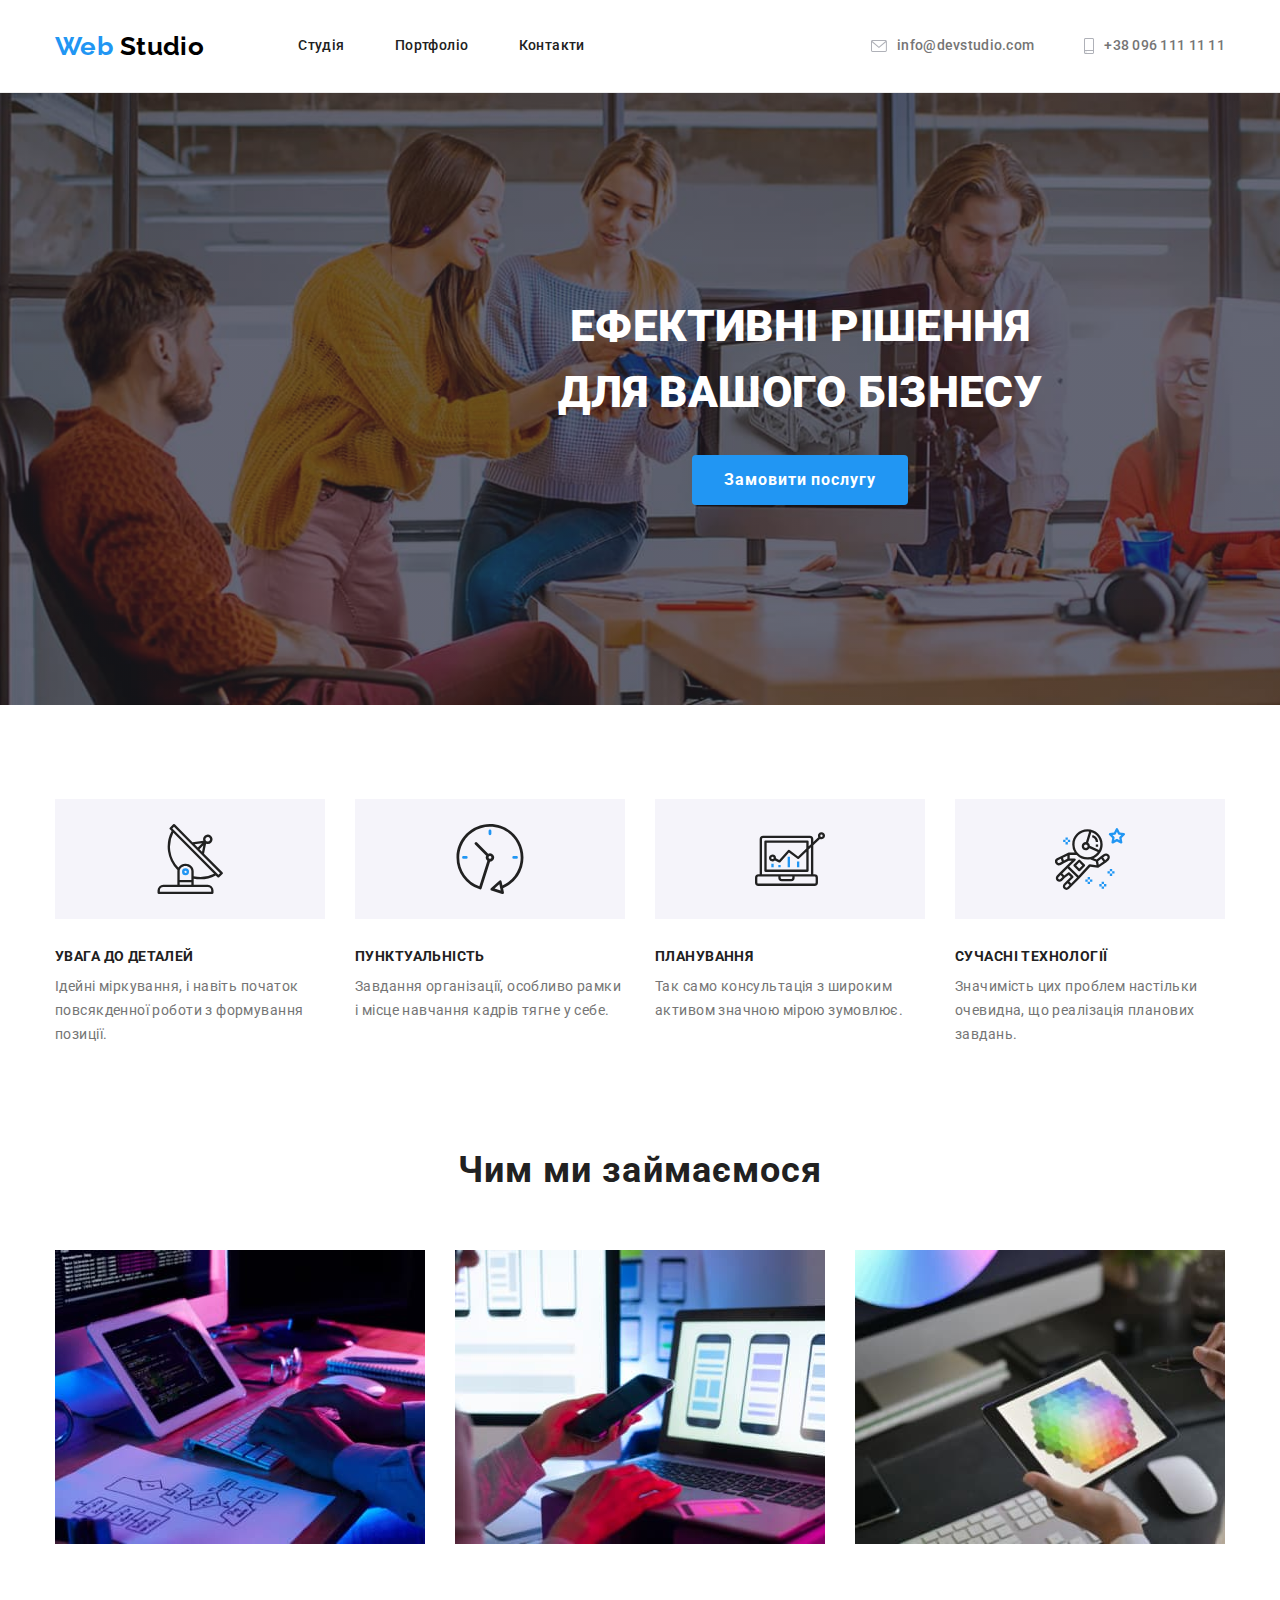
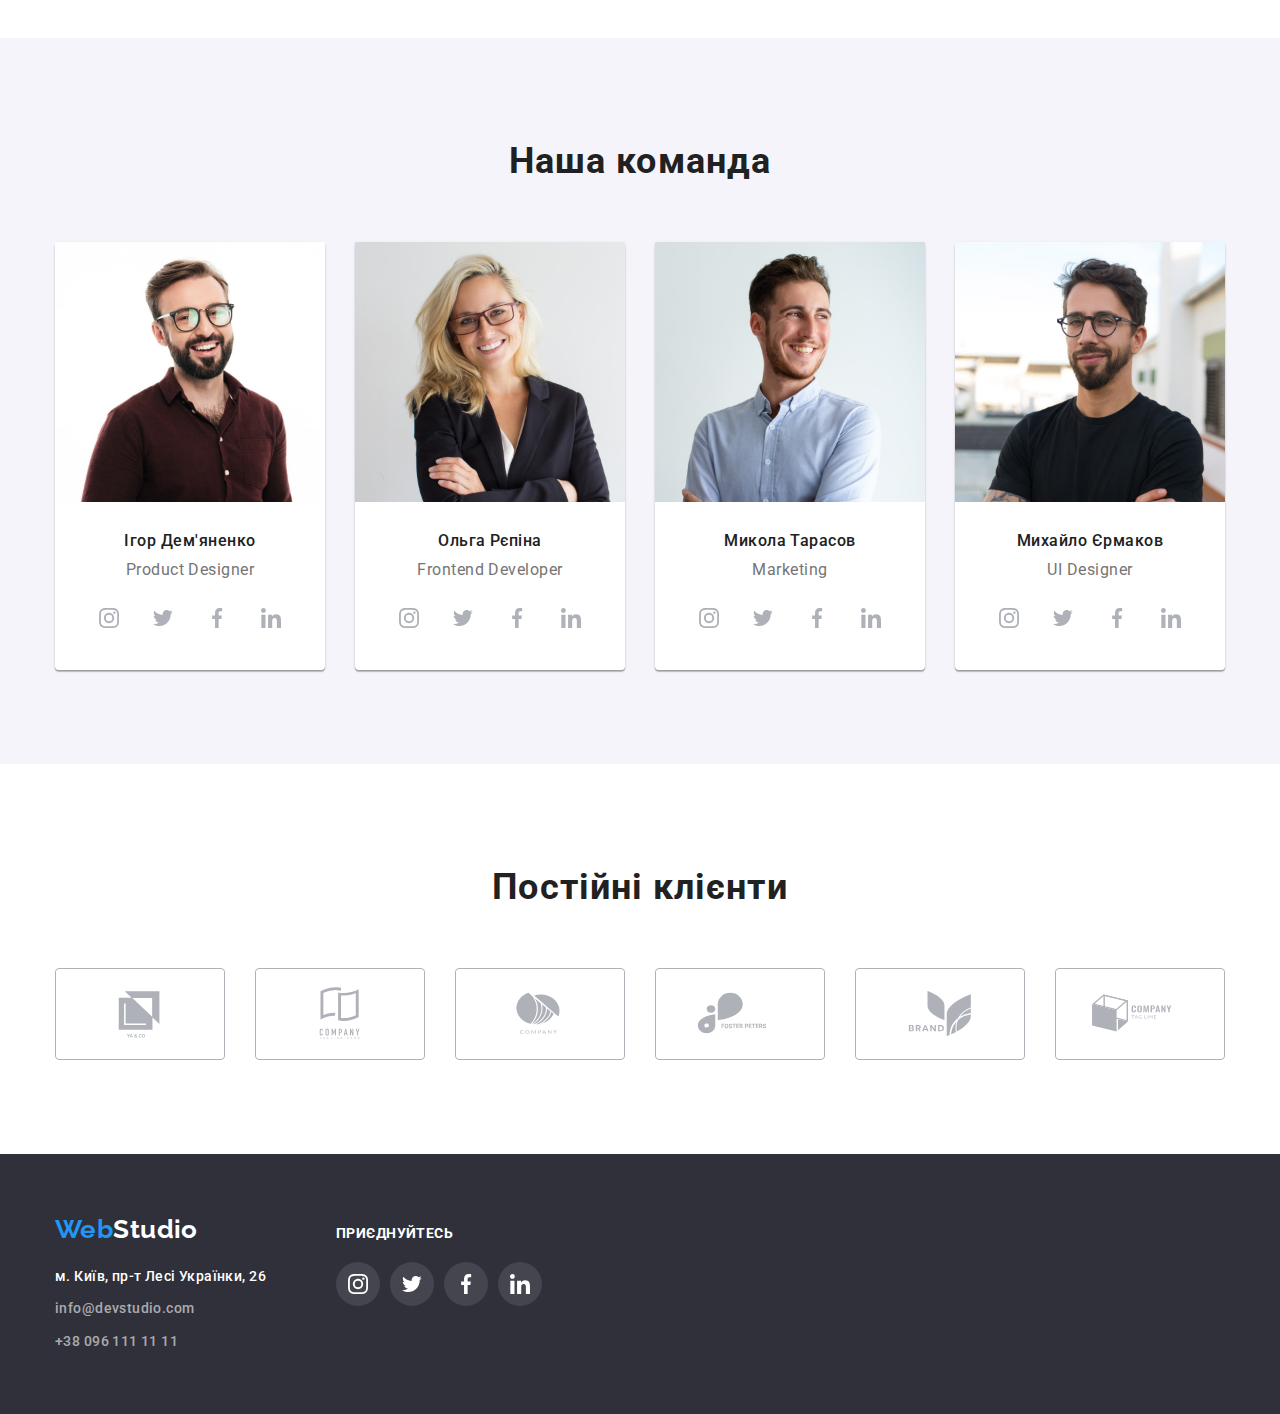
<file: index.html>
<!DOCTYPE html>
<html lang="uk">
  <head>
    <meta charset="UTF-8" />
    <meta http-equiv="X-UA-Compatible" content="IE=edge" />
    <meta name="viewport" content="width=device-width, initial-scale=1.0" />
    <title>webstudio</title>
    <link
      rel="stylesheet"
      href="https://cdn.jsdelivr.net/npm/modern-normalize@1.1.0/modern-normalize.min.css"
    />
    <link rel="stylesheet" href="./CSS/style.css" />
    <link rel="preconnect" href="https://fonts.googleapis.com" />
    <link rel="preconnect" href="https://fonts.gstatic.com" crossorigin />
    <link
      href="https://fonts.googleapis.com/css2?family=Montserrat:wght@400;700&family=Raleway:wght@700&family=Roboto:wght@400;500;700;900&display=swap"
      rel="stylesheet"
    />
  </head>
  <body>
    <header class="page-header border-header">
      <div class="container page-header-container">
        <a class="link logo-site" href="index.html"
          ><span class="logo-first-color">Web</span> Studio</a
        >
        <nav class="header-links">
          <ul class="site-nav list">
            <li class="item"><a class="link" href="./index.html">Студія</a></li>
            <li class="item">
              <a class="link" href="./portfolio.html">Портфоліо</a>
            </li>
            <li class="item"><a class="link" href="">Контакти</a></li>
          </ul>
        </nav>
        <ul class="list header-nav">
          <li class="">
            <a class="link navigation navig" href="mailto:info@devstudio.com"
              ><svg class="nav-icon" width="16" height="12">
                <use href="./images/sprite.svg#icon-envelope"></use></svg
              >info@devstudio.com</a
            >
          </li>
          <li class="">
            <a class="link navigation navig" href="tel:+380961111111"
              ><svg class="nav-icon" width="10" height="16">
                <use href="./images/sprite.svg#icon-smartphone"></use></svg
              >+38 096 111 11 11</a
            >
          </li>
        </ul>
      </div>
    </header>
    <main>
      <section class="section main-theme">
        <div class="container hero">
          <h1 class="first-title">
            Ефективні рішення<br />
            для вашого бізнесу
          </h1>
          <button class="button" type="button">Замовити послугу</button>
        </div>
      </section>
      <section class="section">
        <div class="container">
          <h2 class="visually-hidden">Наші переваги</h2>
          <ul class="list benefits">
            <li class="benefits-card">
              <div class="benefit-box">
                <svg class="" height="70" width="70">
                  <use href="./images/sprite.svg#icon-antenna"></use>
                </svg>
              </div>
              <h3 class="title-third-row">Увага до деталей</h3>
              <p>
                Ідейні міркування, і навіть початок повсякденної роботи з
                формування позиції.
              </p>
            </li>
            <li class="benefits-card">
              <div class="benefit-box">
                <svg class="" height="70" width="70">
                  <use href="./images/sprite.svg#icon-clock"></use>
                </svg>
              </div>
              <h3 class="title-third-row">Пунктуальність</h3>
              <p>
                Завдання організації, особливо рамки і місце навчання кадрів
                тягне у себе.
              </p>
            </li>
            <li class="benefits-card">
              <div class="benefit-box">
                <svg class="" height="70" width="70">
                  <use href="./images/sprite.svg#icon-diagram"></use>
                </svg>
              </div>
              <h3 class="title-third-row">Планування</h3>
              <p>
                Так само консультація з широким активом значною мірою зумовлює.
              </p>
            </li>
            <li class="benefits-card">
              <div class="benefit-box">
                <svg class="" height="70" width="70">
                  <use href="./images/sprite.svg#icon-astronaut"></use>
                </svg>
              </div>
              <h3 class="title-third-row">Сучасні технології</h3>
              <p>
                Значимість цих проблем настільки очевидна, що реалізація
                планових завдань.
              </p>
            </li>
          </ul>
        </div>
      </section>
      <section class="section about">
        <div class="container">
          <h2 class="title-second-row">Чим ми займаємося</h2>
          <ul class="list engaged">
            <li class="engaged-element">
              <img
                src="./images/box-1.jpg"
                alt="writing code"
                width="370"
                height="294"
              />
            </li>
            <li class="engaged-element">
              <img
                src="./images/box-2.jpg"
                alt="adaptation for gadgets"
                width="370"
                height="294"
              />
            </li>
            <li class="engaged-element">
              <img
                src="./images/box-3.jpg"
                alt="choice of color theme"
                width="370"
                height="294"
              />
            </li>
          </ul>
        </div>
      </section>
      <section class="section third-section">
        <div class="container">
          <h2 class="title-second-row">Наша команда</h2>
          <ul class="members list">
            <li class="member-card element">
              <img
                src="./images/ihor.jpg"
                alt="ihor_denyanenko"
                width="270"
                height="260"
              />
              <div class="description-member">
                <h3 class="name-members-list">Ігор Дем'яненко</h3>
                <p class="professions-list" lang="en">Product Designer</p>
                <ul class="social-list">
                  <li class="social-list-item">
                    <a href="" class="social-list-link link">
                      <svg
                        lang="en"
                        aria-label="instagram icon"
                        class="social-list-icon" width="20" height="20"
                      >
                        <use href="./images/sprite.svg#icon-instagram"></use>
                      </svg>
                    </a>
                  </li>
                  <li class="social-list-item">
                    <a href="" class="social-list-link">
                      <svg
                        lang="en"
                        aria-label="twitter icon"
                        class="social-list-icon" width="20" height="20"
                      >
                        <use href="./images/sprite.svg#icon-twitter"></use>
                      </svg>
                    </a>
                  </li>
                  <li class="social-list-item">
                    <a href="" class="social-list-link">
                      <svg
                        lang="en"
                        aria-label="facebook icon"
                        class="social-list-icon" width="20" height="20"
                      >
                        <use href="./images/sprite.svg#icon-facebook"></use>
                      </svg>
                    </a>
                  </li>
                  <li class="social-list-item">
                    <a href="" class="social-list-link">
                      <svg
                        lang="en"
                        aria-label="linkedin icon"
                        class="social-list-icon" width="20" height="20"
                      >
                        <use href="./images/sprite.svg#icon-linkedin"></use>
                      </svg>
                    </a>
                  </li>
                </ul>
              </div>
            </li>
            <li class="member-card">
              <img
                src="./images/olha.jpg"
                alt="olha_repina"
                width="270"
                height="260"
              />
              <div class="description-member">
                <h3 class="name-members-list">Ольга Рєпіна</h3>
                <p class="professions-list" lang="en">Frontend Developer</p>
                <ul class="social-list">
                  <li class="social-list-item">
                    <a href="" class="social-list-link link">
                      <svg
                        lang="en"
                        aria-label="instagram icon"
                        class="social-list-icon" width="20" height="20"
                      >
                        <use href="./images/sprite.svg#icon-instagram"></use>
                      </svg>
                    </a>
                  </li>
                  <li class="social-list-item">
                    <a href="" class="social-list-link">
                      <svg
                        lang="en"
                        aria-label="twitter icon"
                        class="social-list-icon" width="20" height="20"
                      >
                        <use href="./images/sprite.svg#icon-twitter"></use>
                      </svg>
                    </a>
                  </li>
                  <li class="social-list-item">
                    <a href="" class="social-list-link">
                      <svg
                        lang="en"
                        aria-label="facebook icon"
                        class="social-list-icon" width="20" height="20"
                      >
                        <use href="./images/sprite.svg#icon-facebook"></use>
                      </svg>
                    </a>
                  </li>
                  <li class="social-list-item">
                    <a href="" class="social-list-link">
                      <svg
                        lang="en"
                        aria-label="linkedin icon" width="20" height="20"
                        class="social-list-icon"
                      >
                        <use href="./images/sprite.svg#icon-linkedin"></use>
                      </svg>
                    </a>
                  </li>
                </ul>
              </div>
            </li>
            <li class="member-card">
              <img
                src="./images/mykola.jpg"
                alt="mykola_tarasov"
                width="270"
                height="260"
              />
              <div class="description-member">
                <h3 class="name-members-list">Микола Тарасов</h3>
                <p class="professions-list" lang="en">Marketing</p>
                <ul class="social-list">
                  <li class="social-list-item">
                    <a href="" class="social-list-link link">
                      <svg
                        lang="en"
                        aria-label="instagram icon"
                        class="social-list-icon" width="20" height="20"
                      >
                        <use href="./images/sprite.svg#icon-instagram"></use>
                      </svg>
                    </a>
                  </li>
                  <li class="social-list-item">
                    <a href="" class="social-list-link">
                      <svg
                        lang="en"
                        aria-label="twitter icon"
                        class="social-list-icon" width="20" height="20"
                      >
                        <use href="./images/sprite.svg#icon-twitter"></use>
                      </svg>
                    </a>
                  </li>
                  <li class="social-list-item">
                    <a href="" class="social-list-link">
                      <svg
                        lang="en"
                        aria-label="facebook icon"
                        class="social-list-icon" width="20" height="20"
                      >
                        <use href="./images/sprite.svg#icon-facebook"></use>
                      </svg>
                    </a>
                  </li>
                  <li class="social-list-item">
                    <a href="" class="social-list-link">
                      <svg
                        lang="en"
                        aria-label="linkedin icon"
                        class="social-list-icon" width="20" height="20"
                      >
                        <use href="./images/sprite.svg#icon-linkedin"></use>
                      </svg>
                    </a>
                  </li>
                </ul>
              </div>
            </li>
            <li class="member-card">
              <img
                src="./images/mikhail.jpg"
                alt="mykhail_ermakov"
                width="270"
                height="260"
              />
              <div class="description-member">
                <h3 class="name-members-list">Михайло Єрмаков</h3>
                <p class="professions-list" lang="en">UI Designer</p>
                <ul class="social-list">
                  <li class="social-list-item">
                    <a href="" class="social-list-link link">
                      <svg
                        lang="en"
                        aria-label="instagram icon"
                        class="social-list-icon" width="20" height="20"
                      >
                        <use href="./images/sprite.svg#icon-instagram"></use>
                      </svg>
                    </a>
                  </li>
                  <li class="social-list-item">
                    <a href="" class="social-list-link">
                      <svg
                        lang="en"
                        aria-label="twitter icon"
                        class="social-list-icon" width="20" height="20"
                      >
                        <use href="./images/sprite.svg#icon-twitter"></use>
                      </svg>
                    </a>
                  </li>
                  <li class="social-list-item">
                    <a href="" class="social-list-link">
                      <svg
                        lang="en"
                        aria-label="facebook icon"
                        class="social-list-icon" width="20" height="20"
                      >
                        <use href="./images/sprite.svg#icon-facebook"></use>
                      </svg>
                    </a>
                  </li>
                  <li class="social-list-item">
                    <a href="" class="social-list-link">
                      <svg
                        lang="en"
                        aria-label="linkedin icon"
                        class="social-list-icon" width="20" height="20"
                      >
                        <use href="./images/sprite.svg#icon-linkedin"></use>
                      </svg>
                    </a>
                  </li>
                </ul>
              </div>
            </li>
          </ul>
        </div>
      </section>
      <section class="section">
        <div class="container">
          <h2 class="title-second-row">Постійні клієнти</h2>
          <ul class="client-list">
            <li class="client-list-element">
              <a href="" class="client-list-box" >
                <svg class="client-list-icon" width="106" height="60">
                  <use href="./images/sprite.svg#icon-ya-co"></use>
                </svg>
              </a>
            </li>
            <li class="client-list-element">
              <a href="" class="client-list-box">
                <svg class="client-list-icon" width="106" height="60">
                  <use href="./images/sprite.svg#icon-company"></use>
                </svg>
              </a>
            </li>
            <li class="client-list-element">
              <a href="" class="client-list-box">
                <svg class="client-list-icon" width="106" height="60">
                  <use href="./images/sprite.svg#icon-second-company"></use>
                </svg>
              </a>
            </li>
            <li class="client-list-element">
              <a href="" class="client-list-box">
                <svg class="client-list-icon" width="106" height="60">
                  <use href="./images/sprite.svg#icon-foster"></use>
                </svg>
              </a>
            </li>
            <li class="client-list-element">
              <a href="" class="client-list-box">
                <svg class="client-list-icon" width="106" height="60">
                  <use href="./images/sprite.svg#icon-brand"></use>
                </svg>
              </a>
            </li>
            <li class="client-list-element">
              <a href="" class="client-list-box">
                <svg class="client-list-icon" width="106" height="60">
                  <use href="./images/sprite.svg#icon-tag"></use>
                </svg>
              </a>
            </li>
          </ul>
        </div>
      </section>
    </main>
    <footer class="page-footer">
      <div class="container page-footer-main"><div class="page-footer"><a class="link footer-logo-link block" href="index.html"
          ><span class="logo-first-color">Web</span>Studio</a
        >
        <address class="firm-address">
          <ul class="list footer-links-list">
            <li class="link-footer">
              <a
                class="link footer-adress-link"
                href="https://goo.gl/maps/CPtrU1FHBa2aNyZL9"
                target="_blank"
                rel="noopener noreferrer nofollow"
                >м. Київ, пр-т Лесі Українки, 26</a
              >
            </li>
            <li class="link-footer">
              <a class="link footer-nav-link" href="mailto:info@devstudio.com"
                >info@devstudio.com</a
              >
            </li>
            <li class="link-footer">
              <a class="link footer-nav-link" href="tel:+380961111111"
                >+38 096 111 11 11</a
              >
            </li>
          </ul></div>
          <div class="footer-social-element">
            <h2 class="footer-header">Приєднуйтесь</h2>
            <ul class="footer-social-list">
              <li class="footer-social-list-item">
                <a href="" class="footer-social-list-link link">
                  <svg
                    lang="en"
                    aria-label="instagram icon"
                    class="footer-social-list-icon" width="20" height="20"
                  >
                    <use href="./images/sprite.svg#icon-instagram"></use>
                  </svg>
                </a>
              </li>
              <li class="footer-social-list-item">
                <a href="" class="footer-social-list-link">
                  <svg
                    lang="en"
                    aria-label="twitter icon"
                    class="footer-social-list-icon" width="20" height="20"
                  >
                    <use href="./images/sprite.svg#icon-twitter"></use>
                  </svg>
                </a>
              </li>
              <li class="footer-social-list-item">
                <a href="" class="footer-social-list-link">
                  <svg
                    lang="en"
                    aria-label="facebook icon"
                    class="footer-social-list-icon" width="20" height="20"
                  >
                    <use href="./images/sprite.svg#icon-facebook"></use>
                  </svg>
                </a>
              </li>
              <li class="footer-social-list-item">
                <a href="" class="footer-social-list-link">
                  <svg
                    lang="en"
                    aria-label="linkedin icon"
                    class="footer-social-list-icon" width="20" height="20"
                  >
                    <use href="./images/sprite.svg#icon-linkedin"></use>
                  </svg>
                </a>
              </li>
            </ul>
          </div>
        </address></div>
    </footer>
  </body>
</html>
</file>
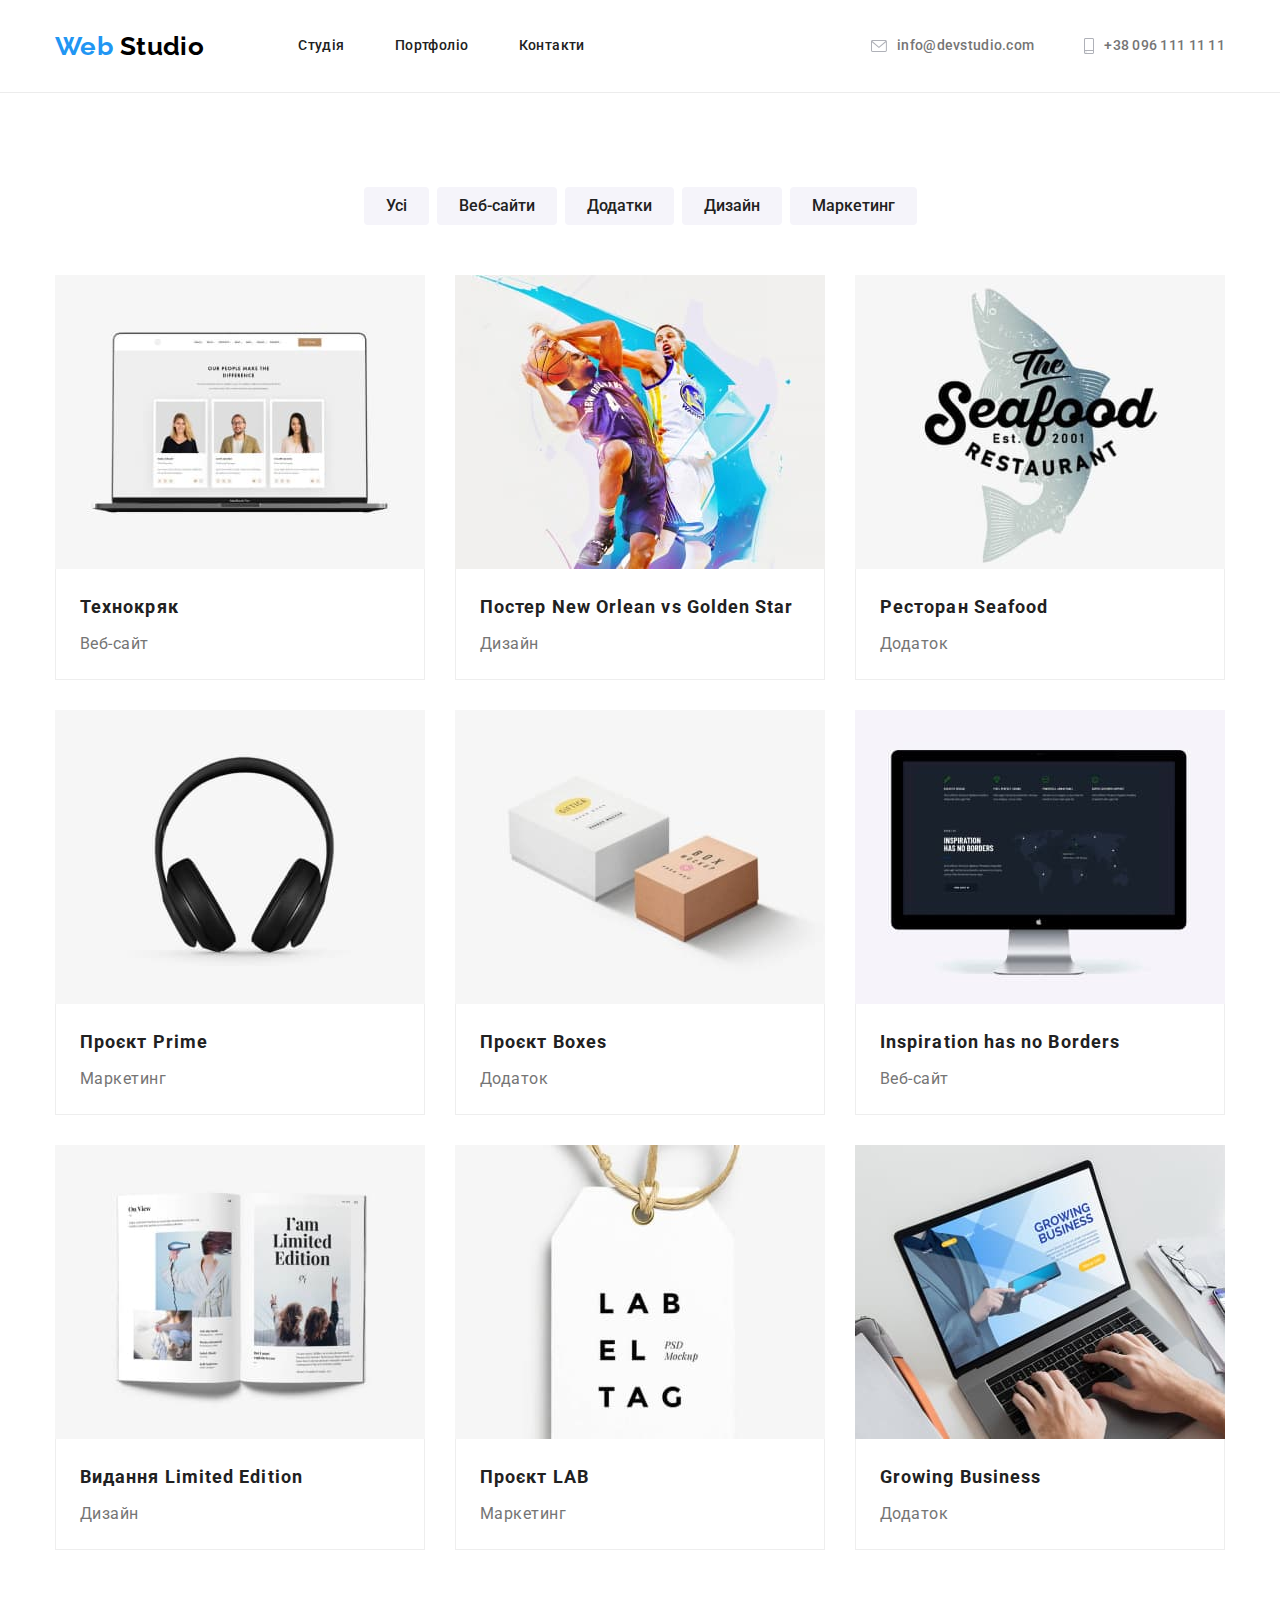
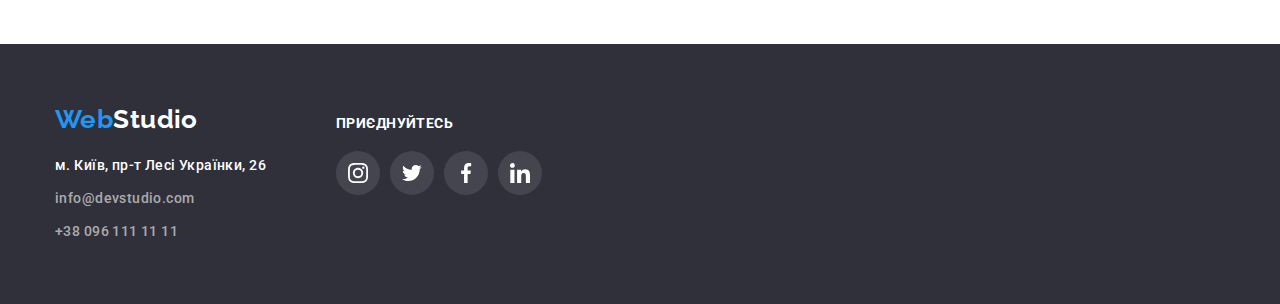
<file: portfolio.html>
<!DOCTYPE html>
<html lang="uk">
  <head>
    <meta charset="UTF-8" />
    <meta http-equiv="X-UA-Compatible" content="IE=edge" />
    <meta name="viewport" content="width=device-width, initial-scale=1.0" />
    <title>portfolio</title>
    <link
      rel="stylesheet"
      href="https://cdn.jsdelivr.net/npm/modern-normalize@1.1.0/modern-normalize.min.css"
    />
    <link rel="stylesheet" href="./CSS/style.css" />
    <link rel="preconnect" href="https://fonts.googleapis.com" />
    <link rel="preconnect" href="https://fonts.gstatic.com" crossorigin />
    <link
      href="https://fonts.googleapis.com/css2?family=Montserrat:wght@400;700&family=Raleway:wght@700&family=Roboto:wght@400;500;700;900&display=swap"
      rel="stylesheet"
    />
  </head>
  <body>
    <header class="page-header border-header">
      <div class="container page-header-container">
        <a class="link logo-site" href="index.html"
          ><span class="logo-first-color">Web</span> Studio</a
        >
        <nav class="header-links">
          <ul class="site-nav list">
            <li class="item"><a class="link" href="./index.html">Студія</a></li>
            <li class="item">
              <a class="link" href="./portfolio.html">Портфоліо</a>
            </li>
            <li class="item"><a class="link" href="">Контакти</a></li>
          </ul>
        </nav>
        <ul class="list header-nav">
          <li class="">
            <a class="link navigation navig" href="mailto:info@devstudio.com"
              ><svg class="nav-icon" width="16" height="12">
                <use href="./images/sprite.svg#icon-envelope"></use></svg
              >info@devstudio.com</a
            >
          </li>
          <li class="">
            <a class="link navigation navig" href="tel:+380961111111"
              ><svg class="nav-icon" width="10" height="16">
                <use href="./images/sprite.svg#icon-smartphone"></use></svg
              >+38 096 111 11 11</a
            >
          </li>
        </ul>
      </div>
    </header>
    <main>
      <section class="section">
        <div class="container">
          <h1 class="visually-hidden">Наші роботи</h1>
          <ul class="list portfolio-button-list indent">
            <li>
              <button class="portfolio-button" type="button">Усі</button>
            </li>
            <li>
              <button class="portfolio-button" type="button">Веб-сайти</button>
            </li>
            <li>
              <button class="portfolio-button" type="button">Додатки</button>
            </li>
            <li>
              <button class="portfolio-button" type="button">Дизайн</button>
            </li>
            <li>
              <button class="portfolio-button" type="button">Маркетинг</button>
            </li>
          </ul>
        </div>
        <div class="container">
          <ul class="list portfolio-icons">
            <li class="flex-element">
              <a class="product-link" href=""
                ><img
                  src="./images/technocryak.jpg"
                  alt="laptop"
                  width="370"
                  height="294"
                />
                <div class="product-card">
                  <h2 class="portfolio-titles-list" lang="en">Технокряк</h2>
                  <p class="jobs-description-list">Веб-сайт</p>
                </div></a
              >
            </li>
            <li class="flex-element">
              <a class="product-link" href="">
                <img
                  src="./images/no-vs-gs.jpg"
                  alt="bassketball"
                  width="370"
                  height="294"
                />

                <div class="product-card">
                  <h2 class="portfolio-titles-list" lang="en">
                    Постер New Orlean vs Golden Star
                  </h2>
                  <p class="jobs-description-list">Дизайн</p>
                </div></a
              >
            </li>
            <li class="flex-element">
              <a class="product-link" href="">
                <img
                  src="./images/seafood.jpg"
                  alt="logo-fish"
                  width="370"
                  height="294"
                />
                <div class="product-card">
                  <h2 class="portfolio-titles-list" lang="en">
                    Ресторан Seafood
                  </h2>
                  <p class="jobs-description-list">Додаток</p>
                </div></a
              >
            </li>
            <li class="flex-element">
              <a class="product-link" href="">
                <img
                  src="./images/prime.jpg"
                  alt="headfons"
                  width="370"
                  height="294"
                />
                <div class="product-card">
                  <h2 class="portfolio-titles-list" lang="en">Проєкт Prime</h2>
                  <p class="jobs-description-list">Маркетинг</p>
                </div></a
              >
            </li>
            <li class="flex-element">
              <a class="product-link" href="">
                <img
                  src="./images/boxes.jpg"
                  alt="boxes"
                  width="370"
                  height="294"
                />
                <div class="product-card">
                  <h2 class="portfolio-titles-list" lang="en">Проєкт Boxes</h2>
                  <p class="jobs-description-list">Додаток</p>
                </div></a
              >
            </li>
            <li class="flex-element">
              <a class="product-link" href="">
                <img
                  src="./images/monitor.jpg"
                  alt="monitor"
                  width="370"
                  height="294"
                />
                <div class="product-card">
                  <h2 class="portfolio-titles-list" lang="en">
                    Inspiration has no Borders
                  </h2>
                  <p class="jobs-description-list">Веб-сайт</p>
                </div></a
              >
            </li>
            <li class="flex-element">
              <a class="product-link" href="">
                <img
                  src="./images/limited-edition.jpg"
                  alt="book"
                  width="370"
                  height="294"
                />
                <div class="product-card">
                  <h2 class="portfolio-titles-list" lang="en">
                    Видання Limited Edition
                  </h2>
                  <p class="jobs-description-list">Дизайн</p>
                </div></a
              >
            </li>
            <li class="flex-element">
              <a class="product-link" href="">
                <img
                  src="./images/lab.jpg"
                  alt="logo-lab"
                  width="370"
                  height="294"
                />
                <div class="product-card">
                  <h2 class="portfolio-titles-list" lang="en">Проєкт LAB</h2>
                  <p class="jobs-description-list">Маркетинг</p>
                </div></a
              >
            </li>
            <li class="flex-element">
              <a class="product-link" href="">
                <img
                  src="./images/growing-busines.jpg"
                  alt="application-on-device"
                  width="370"
                  height="294"
                />
                <div class="product-card">
                  <h2 class="portfolio-titles-list" lang="en">
                    Growing Business
                  </h2>
                  <p class="jobs-description-list">Додаток</p>
                </div></a
              >
            </li>
          </ul>
        </div>
      </section>
    </main>
   <footer class="page-footer">
      <div class="container page-footer-main"><div class="page-footer"><a class="link footer-logo-link block" href="index.html"
          ><span class="logo-first-color">Web</span>Studio</a
        >
        <address class="firm-address">
          <ul class="list footer-links-list">
            <li class="link-footer">
              <a
                class="link footer-adress-link"
                href="https://goo.gl/maps/CPtrU1FHBa2aNyZL9"
                target="_blank"
                rel="noopener noreferrer nofollow"
                >м. Київ, пр-т Лесі Українки, 26</a
              >
            </li>
            <li class="link-footer">
              <a class="link footer-nav-link" href="mailto:info@devstudio.com"
                >info@devstudio.com</a
              >
            </li>
            <li class="link-footer">
              <a class="link footer-nav-link" href="tel:+380961111111"
                >+38 096 111 11 11</a
              >
            </li>
          </ul></div>
          <div class="footer-social-element">
            <h2 class="footer-header">Приєднуйтесь</h2>
            <ul class="footer-social-list">
              <li class="footer-social-list-item">
                <a href="" class="footer-social-list-link link">
                  <svg
                    lang="en"
                    aria-label="instagram icon"
                    class="footer-social-list-icon" width="20" height="20"
                  >
                    <use href="./images/sprite.svg#icon-instagram"></use>
                  </svg>
                </a>
              </li>
              <li class="footer-social-list-item">
                <a href="" class="footer-social-list-link">
                  <svg
                    lang="en"
                    aria-label="twitter icon"
                    class="footer-social-list-icon" width="20" height="20"
                  >
                    <use href="./images/sprite.svg#icon-twitter"></use>
                  </svg>
                </a>
              </li>
              <li class="footer-social-list-item">
                <a href="" class="footer-social-list-link">
                  <svg
                    lang="en"
                    aria-label="facebook icon"
                    class="footer-social-list-icon" width="20" height="20"
                  >
                    <use href="./images/sprite.svg#icon-facebook"></use>
                  </svg>
                </a>
              </li>
              <li class="footer-social-list-item">
                <a href="" class="footer-social-list-link">
                  <svg
                    lang="en"
                    aria-label="linkedin icon"
                    class="footer-social-list-icon" width="20" height="20"
                  >
                    <use href="./images/sprite.svg#icon-linkedin"></use>
                  </svg>
                </a>
              </li>
            </ul>
          </div>
        </address></div>
    </footer>
  </body>
</html>
</file>
<file: CSS/style.css>
*,
*::before,
*::after {
    box-sizing: border-box;
}
:root{
    --text-colour:#757575;
    --titles-colour:#212121;
    --header-bcg-color:#FFFFFF;
    --firssecond-bcg-color:#F5F5F5;
    --portfolio-bottom-color:#F5F4FA ;
    --footer-bcg-color:#2F303A ;
    --logo-button-color:#2196F3;
    --active-button-color:#188CE8;
    --footer-bigtext-color:#ffffff;
    --footer-navtext-color: rgba(255,255,255,0.6);
    --icons-color:#AFB1B8;
}
body{
    font-family: 'Roboto','Montserrat',
        sans-serif;
        font-size: 14px;
        line-height: 1.71;
        letter-spacing: 0.03em;
    color:var(--text-colour);
    }

/* ---------------------------site config------------- */
img{
    display: block;
        max-width: 100%;
        height: auto;
    }
h1, h2, h3, a, p{
margin-top: 0;
margin-bottom: 0;
text-decoration:none;
}
ul, li{
margin-top: 0;
margin-bottom: 0;
padding-left: 0;
margin-left: 0;
list-style: none;
}
/* ----------------------------------header--------------- */

.page-header{
background-color: var(--header-bcg-color);
}

.page-header-container{
display: flex;
flex-direction: row;
justify-content: space-between;
align-items:center;
}
.header-nav{
    display: flex;
    flex-direction: row;
    margin-left: auto;
    gap: 50px;
}
.site-nav{
display: flex;
}
.site-nav .item{
    padding-top: 34px;
    padding-bottom: 34px;
} 
/*.site-nav .item:last-child{
    margin-right: 0;
}*/
.site-nav .item + .item{
    margin-left: 50px;
}
.navig{
    display: flex;
    flex-direction: row;
    align-items: center;
    justify-content: center;
}

.logo-site{
    margin-right: 94px;
}
.link.logo-site{
    font-family: 'Raleway'; 
    font-weight: 700;
    font-size: 26px;
    line-height: 1.19;
    color: #000000;}

.logo-first-color{
color:var(--logo-button-color);
}
.border-header {
    border-bottom-width: 1px;
    border-bottom-color: rgba(236, 236, 236, 1);
    border-bottom-style: solid;
}
.header-nav{
    display: flex;
    flex-direction: row;
    justify-content: center;
    align-items: center;
}
.nav-icon{
    text-decoration: none;
    /* height: 16px;
    width: 16px; */
    fill: var(--icons-color);
    margin-right: 10px;
}
.link:hover .nav-icon,
.link:focus .nav-icon{
    fill: var(--logo-button-color);
    cursor: pointer;
}
/* --------------------site-main------------- */
.container{
    width: 1200px;
    margin-left: auto;
    margin-right: auto;
    padding-left: 15px;
    padding-right: 15px;
}

.section {
    padding-top: 94px;
    padding-bottom: 94px;
}
.about{
    padding-top: 0;
}
.section.about{
    padding-top: 0;
}
.link {
    font-family: 'Roboto';
    font-weight: 500;
    font-size: 14px;
    line-height: 1.14;
    text-decoration: none;
    color: var(--titles-colour);
}

.link:hover,
.link:focus {
    color: var(--logo-button-color);
    cursor: pointer;
}
.hero {
    display: flex;
    flex-direction: column;
    align-items: center;
 
}
.benefits{
    display: flex;
    flex-direction: row;
    align-items: flex-start;
    gap: 30px;
    /* margin-right: auto;
    margin-left: auto; */;
}
.benefits-card{
    width: calc( ( 100% - 90px ) / 4);
}
/* .tasks{
    display: flex;
    justify-content: center;
    gap: 30px;
    margin-right: auto;
    margin-left: auto;
    flex-direction: row;
} */
.members{
    display: flex;
    flex-direction: row;
}
.member-card{
    width: calc( (100% - 90px ) / 4);
    margin-right: 30px;
    border: 1px solid color var(--text-colour);
    background-color: var(--header-bcg-color);
}
.member-card:last-child{
margin-right: 0;
}
.social-list{
    display:flex;
    justify-content: center;
    column-gap: 10px;
}
.social-list-icon{
    text-decoration: none;
    /* width: 20px;
    height: 20px; */
    fill: var(--icons-color);
}
.social-list-link{
    display: flex;
    align-items: center;
    justify-content: center ;
    width: 44px;
    height: 44px;
    border-radius: 50%;
    background-color:var(--header-bcg-color);
}
.social-list-link:hover,
.social-list-link:focus{
   background-color: var(--logo-button-color);
}
.social-list-link:hover .social-list-icon,
.social-list-link:focus .social-list-icon{
    fill:var(--header-bcg-color)
}
.member-card{
    border-radius: 4px;
    box-shadow: 0px 1px 3px rgba(0, 0, 0, 0.12), 0px 1px 1px rgba(0, 0, 0, 0.14), 0px 2px 1px rgba(0, 0, 0, 0.2);
}
.engaged {
    display: flex;
    flex-direction: row;
}
.engaged-element:last-child{
    margin-right: 0;
}
.engaged-element{
    width: calc( (100% - 60px ) / 3);
    margin-right: 30px;
}
.name-members-list{
    font-family: 'Roboto';
        font-weight: 500;
        font-size: 16px;
        line-height: 1.18;
        text-align: center;
        letter-spacing: 0.03em;
        color:var(--titles-colour);
        margin-bottom: 10px;
}
.professions-list{
        font-size: 16px;
        line-height: 1.18;
        text-align: center;
        letter-spacing: 0.03em;
        color: var(--text-colour);
        margin-bottom: 16px;
}
.header-links~.link{
font-family: 'Roboto';
font-weight: 500;
font-size: 14px;
line-height: 1.14;
letter-spacing: 0.02em;
color:var(--titles-text-colour);
}

.navigation{
font-family: 'Roboto';
font-weight: 500;
font-size: 14px;
line-height: 1.14;
letter-spacing: 0.02em;
color:var(--first-text-colour);
}
.list{ list-style: none;
}
.main-theme{
background-color:var(--footer-bcg-color);
text-align: center; 
padding-top: 200px;
padding-bottom: 200px;
background-image: linear-gradient(rgba(47, 48, 58, 0.4), rgba(47, 48, 58, 0.4)), url("../images/hero-img.jpg");
background-size: contain;
background-position: center;
background-size: cover;
width: 1600px;
background-repeat: no-repeat;
margin: 0 auto;
}

.benefit-box{
    display: flex;
    height: 120px;
    flex-direction:row;
    justify-content: center;
    align-items: center;
    background-color: var(--portfolio-bottom-color);
    margin-bottom: 30px;
}
.visually-hidden{
    position: absolute;
        white-space: nowrap;
        width: 1px;
        height: 1px;
        overflow: hidden;
        border: 0;
        padding: 0;
        clip: rect(0 0 0 0);
        clip-path: inset(50%);
        margin: -1px;
}

.first-section{
    display: flex;
    background-color: var(--firssecond-bcg-color);
}
.third-section{
    background-color: var(--portfolio-bottom-color);
}

.client-list-element{
width: calc( (100% - 150px) / 6);
}
.client-list-box {
    display: flex;
    justify-content: center;
    align-items: center;
    height: 92px;
    border: 1px solid #AFB1B8;
    border-radius: 4px;
}
.client-list{
    display: flex;
    flex-direction: row;
    align-items: center;
    justify-content: center;
    column-gap: 30px;
   
}
.client-list-icon{
    /* display: flex;
    flex-direction: column;
    align-self: center; */
fill: var(--icons-color);
}

.client-list-box:hover, 
.client-list-box:focus {
    fill:var(--logo-button-color);
    border: 1px solid var(--logo-button-color);
    cursor: pointer;
}
.client-list-box:hover .client-list-icon,
.client-list-box:focus .client-list-icon{
    fill: var(--logo-button-color);
    cursor: pointer;
}

/* -------------------button-settings----------- */
.button {
    font-family: 'Roboto';
    font-weight: 700;
    font-size: 16px;
    line-height: 1.87;
    display: flex;
    align-items: center;
    text-align: center;
    letter-spacing: 0.06em;
    background-color: var(--logo-button-color);
    color: var(--header-bcg-color);
    border: 0;
    padding: 10px 32px;
    border-radius: 4px;
}

.button:hover,
.button:focus {
    background-color: var(--active-button-color);
    color: var(--header-bcg-color);
    cursor: pointer;
}

.portfolio-button {
    font-family: 'Roboto';
    font-weight: 500;
    font-size: 16px;
    line-height: 1.62;
    background-color: var(--portfolio-bottom-color);
    color: var(--titles-colour);
}

.portfolio-button:hover,
.portfolio-button:focus {
    cursor: pointer;
    background-color: var(--logo-button-color);
    color: var(--header-bcg-color);
    box-shadow: 0px 4px 4px rgba(0, 0, 0, 0.25);
}

/* -------------------------------Titles---------------- */
.first-title {
    font-family: 'Roboto';
    font-weight: 900;
    font-size: 44px;
    line-height: 1.5;
    text-transform: uppercase;
    color: var(--footer-bigtext-color);
    margin-bottom: 30px;
}

.title-second-row {
    font-family: 'Roboto';
    font-weight: 700;
    font-size: 36px;
    line-height: 1.66;
    text-align: center;
    letter-spacing: 0.03em;
    color: var(--titles-colour);
    margin-bottom: 50px;
}

.title-third-row {
    font-family: 'Roboto';
    font-weight: 700;
    font-size: 14px;
    line-height: 1.14;
    letter-spacing: 0.03em;
    text-transform: uppercase;
    color: var(--titles-colour);
    text-transform: uppercase;
    margin-bottom: 10px;
}
.description-member{
    padding-top: 30px;
    padding-bottom: 30px;
}
/* ------------------------footer----------------------- */
.block{
    display: inline-block;
    padding-right: 0;
}
.page-footer-main{
    display: flex;
    flex-direction: row;
    justify-content:flex-start;
    align-items:baseline;
    padding-top: 60px;
    padding-bottom: 60px;
    column-gap: 70px;
}
.link-footer{
}
.footer-header{
    text-transform: uppercase;
    font-family: Roboto;
    font-size: 14px;
    font-weight: 700;
    line-height: 1.14;
    margin-bottom: 20px;
}
.footer-logo-link{
    font-family: 'Raleway';
    font-weight: 700;
    font-size: 26px;
    line-height: 1.19;
    color:var(--footer-bigtext-color);
    margin-bottom: 20px;
}
.page-footer{
    background-color: var(--footer-bcg-color);
    color: var(--footer-bigtext-color);
}
.firm-address{
    display: flex;
    font-style: normal;
    padding-right: 0;
}
.footer-links-list{
    display: inline-block;
}
.footer-links-list>li:not(:last-child){
margin-bottom: 9px;
}
.footer-adress-link{
    color:var(--footer-bigtext-color);
}
.footer-nav-link{
    color: var(--footer-navtext-color);
}
.footer-social-list {
    display: flex;
    justify-content: center;
    column-gap: 10px;
}

.footer-social-list-icon {
    text-decoration: none;
    /* width: 20px;
    height: 20px; */
    fill: var(--footer-bigtext-color);
}
/* .footer-social-element{
    display: flex;
    flex-direction: column;
    align-items:baseline;
} */
.footer-social-list-link {
    display: flex;
    align-items: center;
    justify-content: center;
    width: 44px;
    height: 44px;
    border-radius: 50%;
    background-color: rgba(255, 255, 255, 0.1);
}

.footer-social-list-link:hover,
.footer-social-list-link:focus {
    background-color: var(--logo-button-color);
}

.footer-social-list-link:hover .footer-social-list-icon,
.footer-social-list-link:focus .footer-social-list-icon {
    fill: var(--header-bcg-color)
}
/* -----------------portfolio page--------------- */

.portfolio-hero{
    background-color: var(--header-bcg-color);
}
.portfolio-titles-list{
    font-family: 'Roboto';
    font-weight: 700;
    font-size: 18px;
    line-height: 2;
    letter-spacing: 0.06em;
    color: var(--titles-colour);
    margin-bottom: 4px;
}
.jobs-description-list{
    font-size: 16px;
    line-height: 1.87;
    letter-spacing: 0.03em;
    color: var(--text-colour);
}
.portfolio-button-list{
    display: flex;
    flex-direction: row;
    justify-content: center;
    gap: 8px;
    align-items: baseline;
}
.portfolio-button{
    border:0;
    border-radius: 4px;
    padding: 6px 22px;
}
.indent{
    margin-bottom: 50px;
}
.portfolio-icons{
    display: flex;
    flex-direction: row;
    flex-wrap: wrap;
    gap: 30px;
    /* gap:30px; */
}
.product-card{
    padding-top: 20px;
    padding-right: 24px;
    padding-bottom: 20px;
    padding-left: 24px;
    border-right-width: 1px;
    border-right-style: solid;
    border-right-color: rgba(238, 238, 238, 1);
    border-bottom-width: 1px;
    border-bottom-style: solid;
    border-bottom-color: rgba(238, 238, 238, 1);
    border-left-width: 1px;
    border-left-style: solid;
    border-left-color:rgba(238, 238, 238, 1);
    
}
.product-link{
    display: inline-block;
}
.product-link:hover,
.product-link:focus{
    box-shadow: 0px 4px 4px 0px rgba(0, 0, 0, 0.25);
}
.flex-element{
    width: calc( (100% - 60px) / 3);
}
.flex-element:nth-child(3n){
    margin-right: 0;
}
</file>
